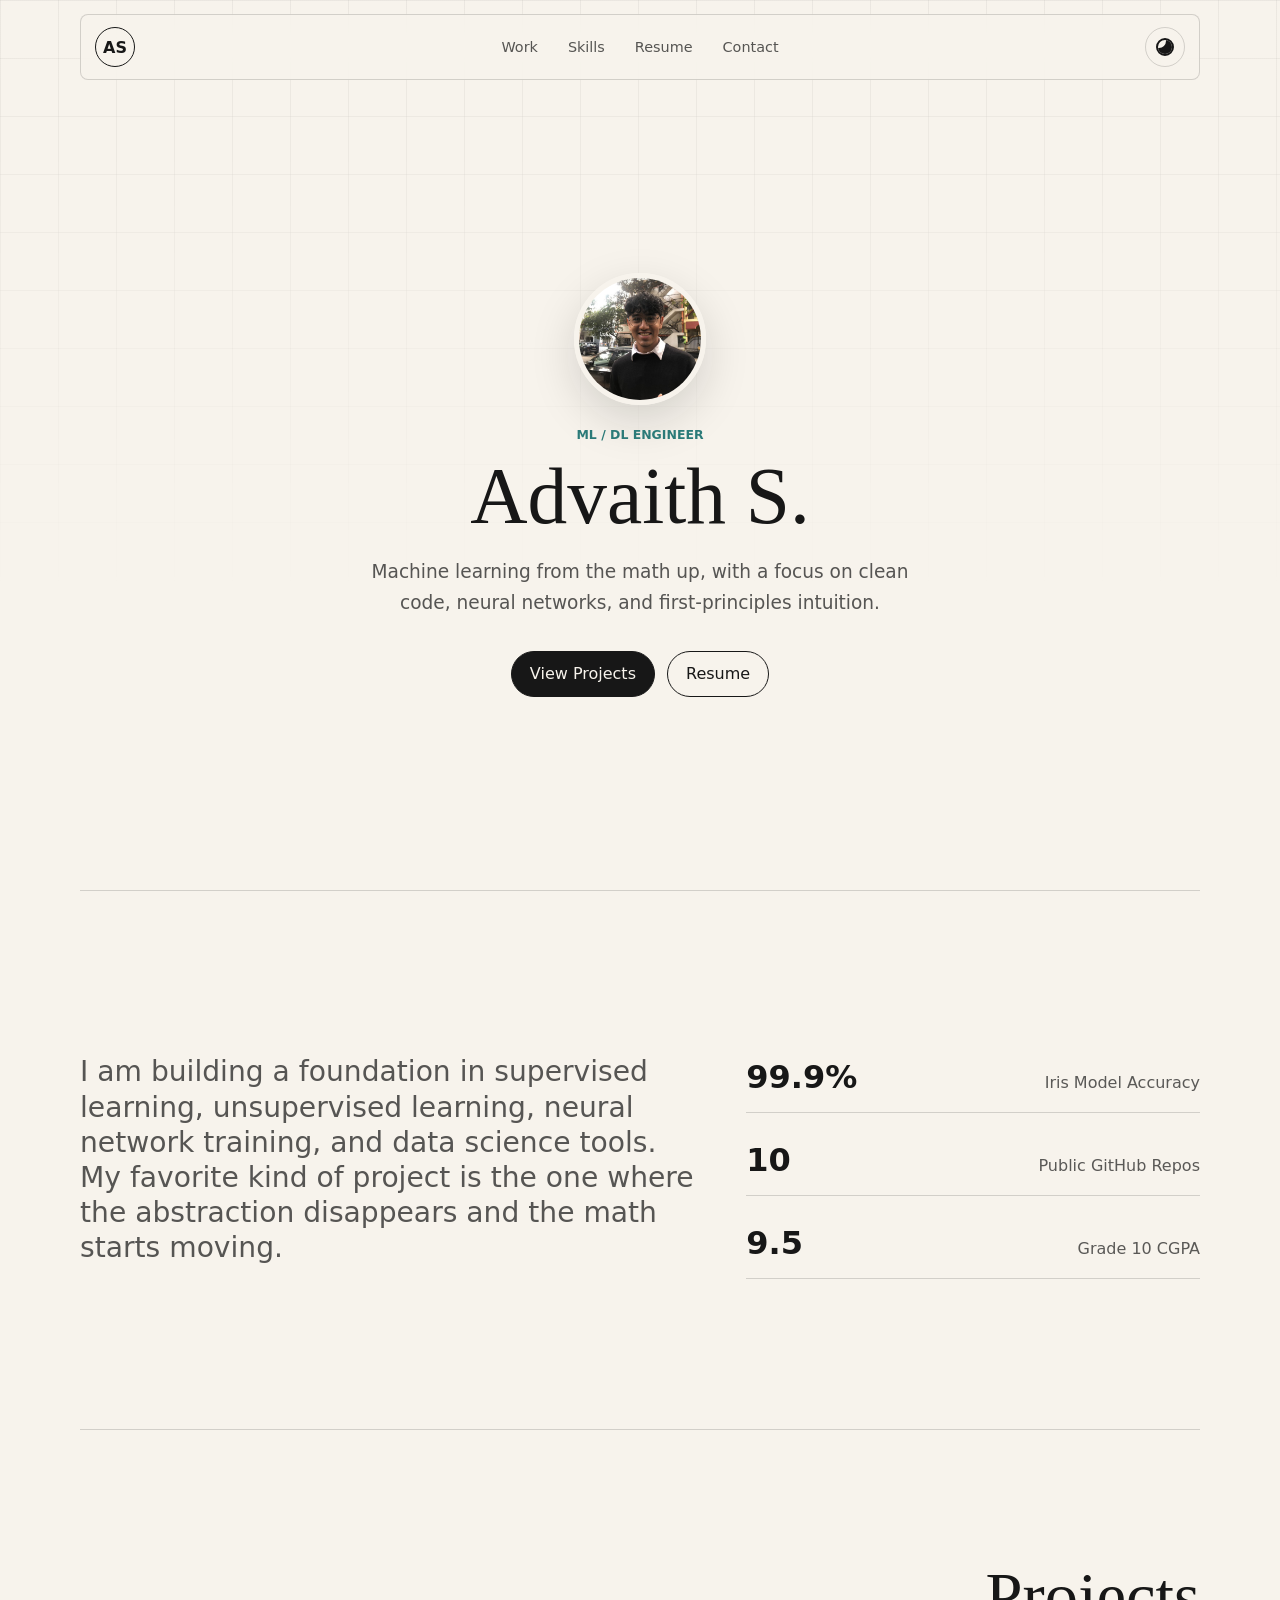
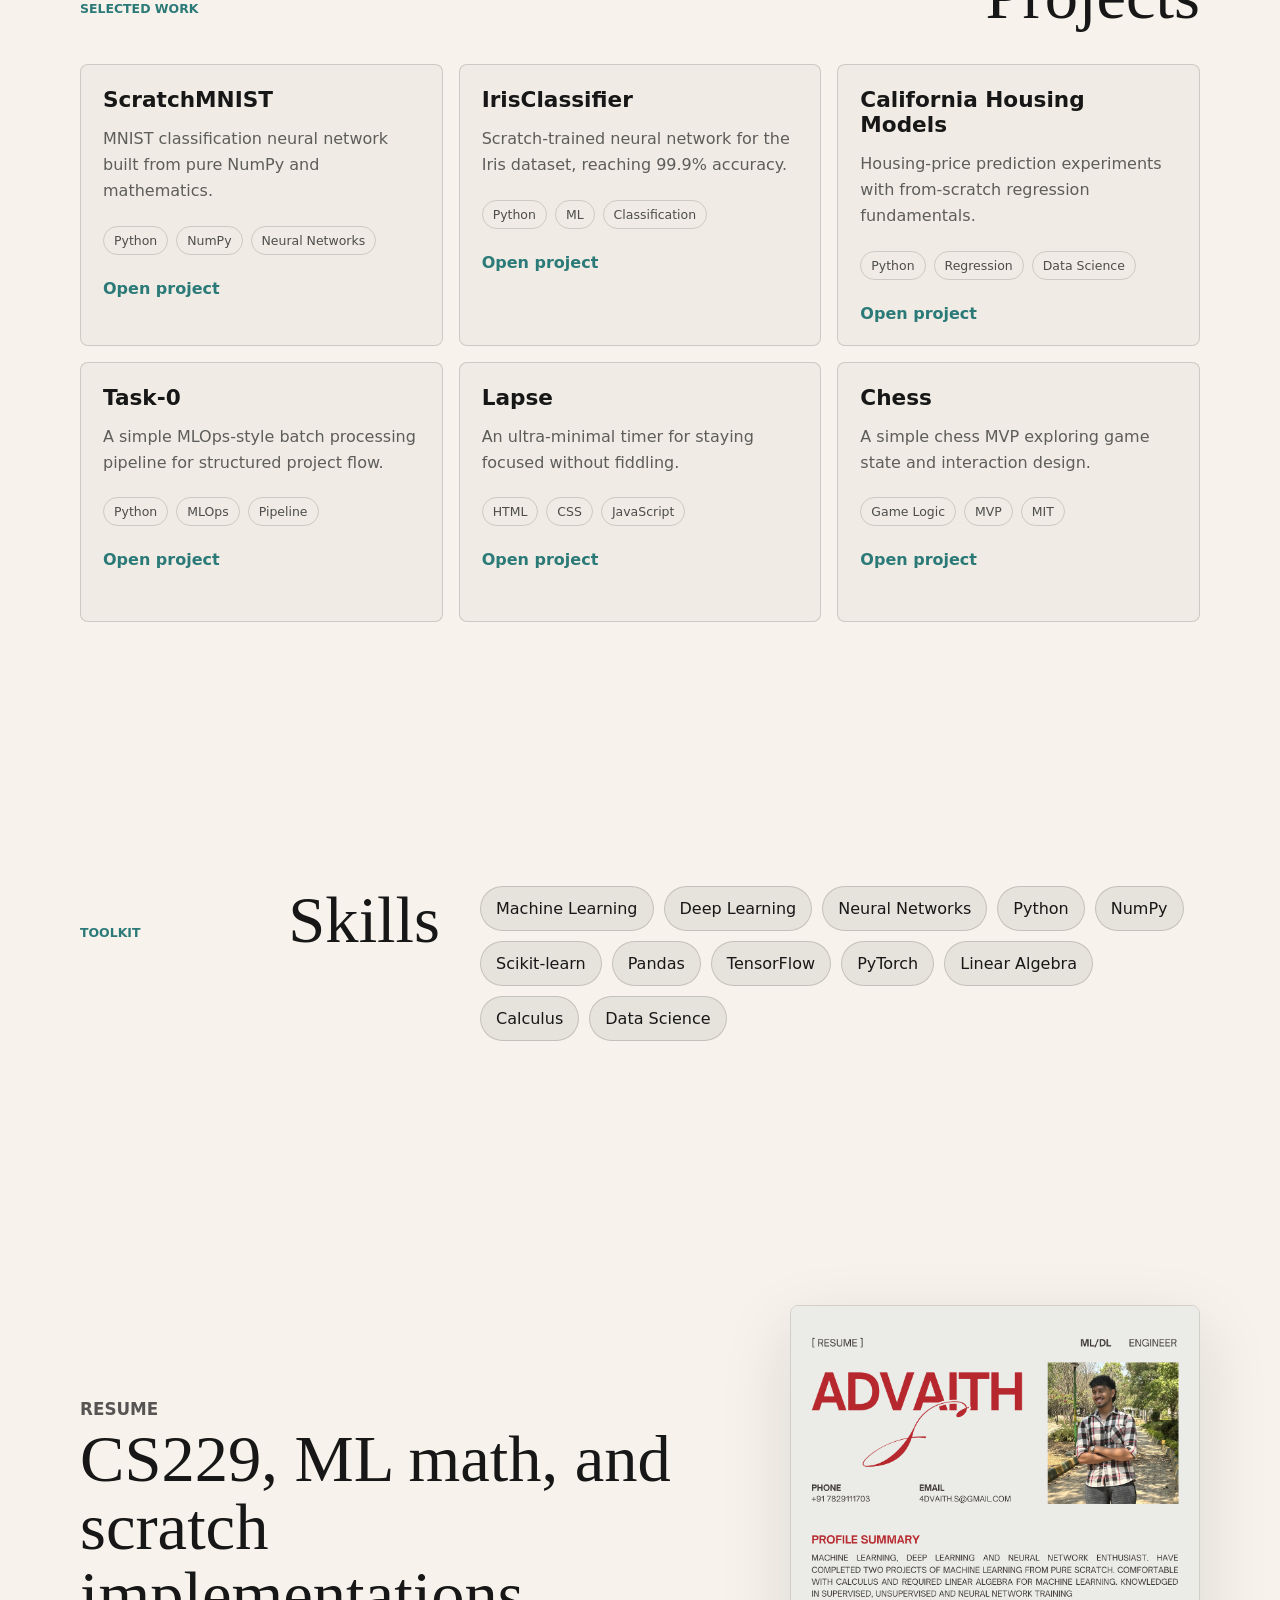
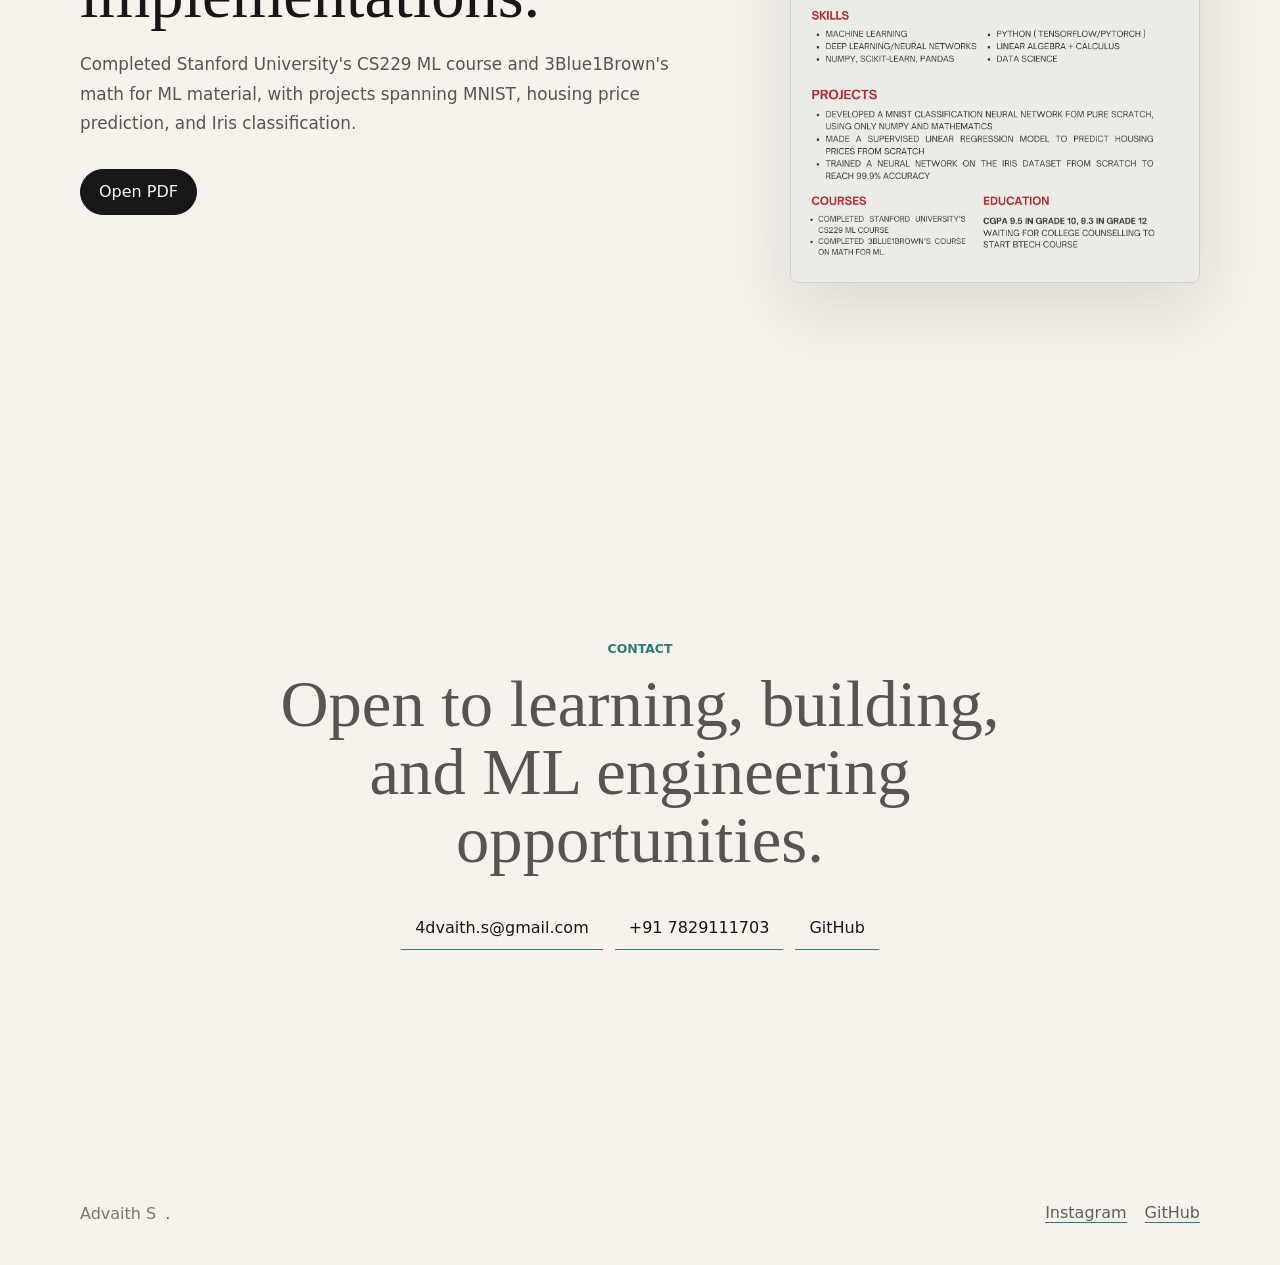
<file: index.html>
<!DOCTYPE html>
<html lang="en">
  <head>
    <meta charset="UTF-8" />
    <meta name="viewport" content="width=device-width, initial-scale=1.0" />
    <meta
      name="description"
      content="Advaith S - machine learning, deep learning, and neural network portfolio."
    />
    <title>Advaith S | ML Engineer</title>
    <link rel="icon" href="assets/favicon.svg" type="image/svg+xml" />
    <link rel="stylesheet" href="styles.css" />
  </head>
  <body>
    <header class="site-header">
      <a class="brand" href="#top" aria-label="Advaith S home">AS</a>
      <nav class="nav-links" aria-label="Primary navigation">
        <a href="#work">Work</a>
        <a href="#skills">Skills</a>
        <a href="#resume">Resume</a>
        <a href="#contact">Contact</a>
      </nav>
      <button class="icon-button theme-toggle" type="button" aria-label="Toggle theme">
        <span class="theme-icon" aria-hidden="true"></span>
      </button>
    </header>

    <main id="top">
      <section class="hero section">
        <div class="hero-copy reveal">
          <img class="hero-avatar" src="assets/avatar.jpg" alt="Advaith S GitHub profile image" />
          <p class="eyebrow">ML / DL Engineer</p>
          <h1>Advaith S.</h1>
          <p class="hero-text">
            Machine learning from the math up, with a focus on clean code,
            neural networks, and first-principles intuition.
          </p>
          <div class="hero-actions">
            <a class="button primary" href="#work">View Projects</a>
            <a class="button ghost" href="assets/advaith-resume.pdf" target="_blank" rel="noreferrer">Resume</a>
          </div>
        </div>
      </section>

      <section class="section intro reveal" aria-label="Profile summary">
        <p>
          I am building a foundation in supervised learning, unsupervised
          learning, neural network training, and data science tools. My favorite
          kind of project is the one where the abstraction disappears and the
          math starts moving.
        </p>
        <div class="metrics" aria-label="Highlights">
          <span><strong>99.9%</strong>Iris Model Accuracy</span>
          <span><strong>10</strong>Public GitHub Repos</span>
          <span><strong>9.5</strong>Grade 10 CGPA</span>
        </div>
      </section>

      <section id="work" class="section">
        <div class="section-heading reveal">
          <p class="eyebrow">Selected Work</p>
          <h2>Projects</h2>
        </div>
        <div class="project-grid" data-project-list></div>
      </section>

      <section id="skills" class="section split">
        <div class="section-heading reveal">
          <p class="eyebrow">Toolkit</p>
          <h2>Skills</h2>
        </div>
        <div class="skill-cloud reveal" aria-label="Skills">
          <span>Machine Learning</span>
          <span>Deep Learning</span>
          <span>Neural Networks</span>
          <span>Python</span>
          <span>NumPy</span>
          <span>Scikit-learn</span>
          <span>Pandas</span>
          <span>TensorFlow</span>
          <span>PyTorch</span>
          <span>Linear Algebra</span>
          <span>Calculus</span>
          <span>Data Science</span>
        </div>
      </section>

      <section id="resume" class="section resume-section">
        <div class="resume-copy reveal">
          <p class="eyebrow">Resume</p>
          <h2>CS229, ML math, and scratch implementations.</h2>
          <p>
            Completed Stanford University's CS229 ML course and 3Blue1Brown's
            math for ML material, with projects spanning MNIST, housing price
            prediction, and Iris classification.
          </p>
          <a class="button primary" href="assets/advaith-resume.pdf" target="_blank" rel="noreferrer">Open PDF</a>
        </div>
        <a class="resume-preview reveal" href="assets/advaith-resume.pdf" target="_blank" rel="noreferrer">
          <img src="assets/resume-preview.png" alt="Preview of Advaith S resume" />
        </a>
      </section>

      <section id="contact" class="section contact reveal">
        <p class="eyebrow">Contact</p>
        <h2>Open to learning, building, and ML engineering opportunities.</h2>
        <div class="contact-links">
          <a href="mailto:4DVAITH.S@GMAIL.COM">4dvaith.s@gmail.com</a>
          <a href="tel:+917829111703">+91 7829111703</a>
          <a href="https://github.com/Advaith-Sujith" target="_blank" rel="noreferrer">GitHub</a>
        </div>
      </section>
    </main>

    <footer class="footer">
      <div>
        <span>Advaith S</span>
        <a class="secret-dot" href="secret.html" aria-label="Secret project editor">.</a>
      </div>
      <div class="footer-links" aria-label="Social links">
        <a href="https://www.instagram.com/avidyic" target="_blank" rel="noreferrer">Instagram</a>
        <a href="https://github.com/Advaith-Sujith" target="_blank" rel="noreferrer">GitHub</a>
      </div>
    </footer>

    <script src="script.js"></script>
  </body>
</html>
</file>
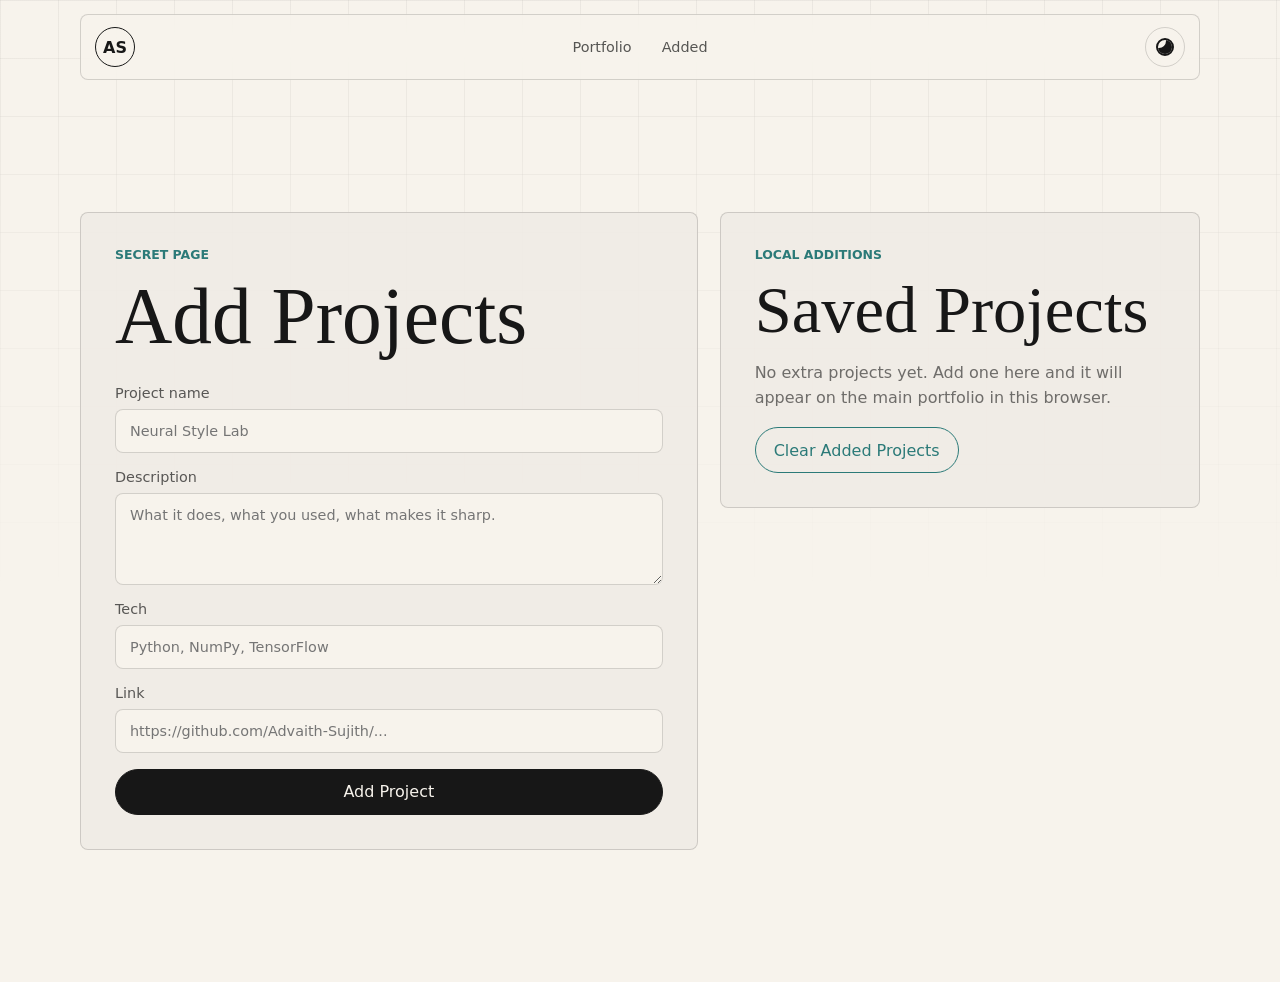
<file: secret.html>
<!DOCTYPE html>
<html lang="en">
  <head>
    <meta charset="UTF-8" />
    <meta name="viewport" content="width=device-width, initial-scale=1.0" />
    <title>Project Editor | Advaith S</title>
    <link rel="icon" href="assets/favicon.svg" type="image/svg+xml" />
    <link rel="stylesheet" href="styles.css" />
  </head>
  <body class="secret-page">
    <header class="site-header">
      <a class="brand" href="index.html">AS</a>
      <nav class="nav-links" aria-label="Project editor navigation">
        <a href="index.html#work">Portfolio</a>
        <a href="#added">Added</a>
      </nav>
      <button class="icon-button theme-toggle" type="button" aria-label="Toggle theme">
        <span class="theme-icon" aria-hidden="true"></span>
      </button>
    </header>

    <main class="section editor-shell">
      <section class="editor-panel reveal">
        <p class="eyebrow">Secret Page</p>
        <h1>Add Projects</h1>
        <form class="project-form" data-project-form>
          <label>
            Project name
            <input name="title" type="text" placeholder="Neural Style Lab" required />
          </label>
          <label>
            Description
            <textarea name="description" rows="4" placeholder="What it does, what you used, what makes it sharp." required></textarea>
          </label>
          <label>
            Tech
            <input name="tech" type="text" placeholder="Python, NumPy, TensorFlow" required />
          </label>
          <label>
            Link
            <input name="url" type="url" placeholder="https://github.com/Advaith-Sujith/..." />
          </label>
          <button class="button primary" type="submit">Add Project</button>
        </form>
      </section>

      <section id="added" class="editor-panel reveal">
        <p class="eyebrow">Local Additions</p>
        <h2>Saved Projects</h2>
        <div class="project-grid compact" data-extra-project-list></div>
        <button class="button ghost danger" type="button" data-clear-projects>Clear Added Projects</button>
      </section>
    </main>

    <script src="script.js"></script>
  </body>
</html>
</file>
<file: styles.css>
:root {
  color-scheme: light;
  --bg: #f7f3ec;
  --text: #171717;
  --accent: #2b7a78;
  --line: color-mix(in srgb, var(--text) 16%, transparent);
  --soft: color-mix(in srgb, var(--text) 7%, transparent);
  --shadow: 0 24px 70px color-mix(in srgb, var(--text) 13%, transparent);
  --max: 1120px;
}

:root[data-theme="dark"] {
  color-scheme: dark;
  --bg: #111211;
  --text: #f4efe7;
  --accent: #56b8ad;
  --line: color-mix(in srgb, var(--text) 18%, transparent);
  --soft: color-mix(in srgb, var(--text) 9%, transparent);
  --shadow: 0 24px 80px rgb(0 0 0 / 34%);
}

* {
  box-sizing: border-box;
}

html {
  scroll-behavior: smooth;
}

body {
  margin: 0;
  background: var(--bg);
  color: var(--text);
  font-family: Inter, ui-sans-serif, system-ui, -apple-system, BlinkMacSystemFont, "Segoe UI", sans-serif;
  transition: background 320ms ease, color 320ms ease;
}

body::before {
  content: "";
  position: fixed;
  inset: 0;
  pointer-events: none;
  background-image: linear-gradient(var(--line) 1px, transparent 1px), linear-gradient(90deg, var(--line) 1px, transparent 1px);
  background-size: 58px 58px;
  mask-image: linear-gradient(to bottom, black, transparent 70%);
  opacity: 0.32;
}

a {
  color: inherit;
  text-decoration: none;
}

img {
  display: block;
  max-width: 100%;
}

button,
input,
textarea {
  font: inherit;
}

.site-header {
  position: sticky;
  top: 0;
  z-index: 20;
  display: flex;
  align-items: center;
  justify-content: space-between;
  gap: 18px;
  width: min(calc(100% - 28px), var(--max));
  margin: 14px auto 0;
  padding: 12px 14px;
  border: 1px solid var(--line);
  background: color-mix(in srgb, var(--bg) 82%, transparent);
  backdrop-filter: blur(18px);
  border-radius: 8px;
}

.brand {
  display: grid;
  place-items: center;
  width: 40px;
  height: 40px;
  border: 1px solid var(--text);
  border-radius: 50%;
  font-weight: 800;
}

.nav-links {
  display: flex;
  align-items: center;
  justify-content: center;
  gap: clamp(10px, 3vw, 30px);
  color: color-mix(in srgb, var(--text) 72%, transparent);
  font-size: 0.9rem;
}

.nav-links a {
  position: relative;
}

.nav-links a::after {
  content: "";
  position: absolute;
  left: 0;
  right: 0;
  bottom: -5px;
  height: 1px;
  background: var(--accent);
  transform: scaleX(0);
  transform-origin: right;
  transition: transform 220ms ease;
}

.nav-links a:hover::after {
  transform: scaleX(1);
  transform-origin: left;
}

.icon-button {
  display: grid;
  place-items: center;
  width: 40px;
  height: 40px;
  border: 1px solid var(--line);
  border-radius: 50%;
  background: transparent;
  color: var(--text);
  cursor: pointer;
}

.theme-icon {
  width: 18px;
  height: 18px;
  border: 2px solid currentColor;
  border-radius: 50%;
  box-shadow: inset -6px -6px 0 currentColor;
  transition: transform 260ms ease, box-shadow 260ms ease;
}

:root[data-theme="dark"] .theme-icon {
  transform: rotate(125deg);
  box-shadow: inset 0 0 0 currentColor;
}

.section {
  width: min(calc(100% - 32px), var(--max));
  margin: 0 auto;
  padding: clamp(72px, 11vw, 132px) 0;
}

.hero {
  display: grid;
  place-items: center;
  height: 90vh;
  padding-top: clamp(34px, 5vw, 62px);
  padding-bottom: clamp(34px, 5vw, 62px);
  text-align: center;
}

.hero-copy {
  display: grid;
  justify-items: center;
  max-width: 820px;
}

.eyebrow {
  margin: 0 0 14px;
  color: var(--accent);
  font-size: 0.78rem;
  font-weight: 800;
  letter-spacing: 0;
  text-transform: uppercase;
}

h1,
h2,
h3,
p {
  text-wrap: pretty;
}

h1,
h2 {
  margin: 0;
  font-family: Georgia, "Times New Roman", serif;
  font-weight: 500;
  line-height: 1.02;
  letter-spacing: 0;
}

h1 {
  max-width: 520px;
  font-size: clamp(2.75rem, 6.2vw, 5.35rem);
}

h2 {
  font-size: clamp(2.1rem, 5.2vw, 4.45rem);
}

.hero-text,
.intro p,
.resume-copy p,
.contact h2 {
  color: color-mix(in srgb, var(--text) 72%, transparent);
}

.hero-text {
  max-width: 570px;
  margin: 20px auto 0;
  font-size: clamp(1rem, 1.45vw, 1.16rem);
  line-height: 1.65;
}

.hero-actions,
.contact-links {
  display: flex;
  flex-wrap: wrap;
  gap: 12px;
  margin-top: 32px;
}

.hero-actions {
  justify-content: center;
}

.button {
  display: inline-flex;
  align-items: center;
  justify-content: center;
  min-height: 46px;
  padding: 0 18px;
  border: 1px solid var(--text);
  border-radius: 999px;
  cursor: pointer;
  transition: transform 180ms ease, background 180ms ease, color 180ms ease, border-color 180ms ease;
}

.button:hover {
  transform: translateY(-2px);
}

.button.primary {
  background: var(--text);
  color: var(--bg);
}

.button.ghost {
  background: transparent;
}

.button.danger {
  border-color: var(--accent);
  color: var(--accent);
}

.hero-avatar {
  width: clamp(92px, 12vw, 132px);
  margin-bottom: 22px;
  aspect-ratio: 1;
  object-fit: cover;
  border: 5px solid var(--bg);
  border-radius: 50%;
  box-shadow: 0 16px 46px color-mix(in srgb, var(--text) 15%, transparent);
}

.intro {
  display: grid;
  grid-template-columns: minmax(0, 1fr) minmax(300px, 0.72fr);
  gap: 36px;
  min-height: 60vh;
  align-items: center;
  border-top: 1px solid var(--line);
  border-bottom: 1px solid var(--line);
}

.intro p {
  margin: 0;
  font-size: clamp(1.45rem, 2.2vw, 2.65rem);
  line-height: 1.25;
}

.metrics {
  display: grid;
  gap: 12px;
}

.metrics span {
  display: flex;
  align-items: baseline;
  justify-content: space-between;
  gap: 20px;
  padding: 16px 0;
  border-bottom: 1px solid var(--line);
  color: color-mix(in srgb, var(--text) 70%, transparent);
}

.metrics strong {
  color: var(--text);
  font-size: 2rem;
}

.section-heading {
  display: flex;
  align-items: end;
  justify-content: space-between;
  gap: 28px;
  margin-bottom: 34px;
}

.project-grid {
  display: grid;
  grid-template-columns: repeat(3, minmax(0, 1fr));
  gap: 16px;
}

.project-grid.compact {
  grid-template-columns: 1fr;
}

.project-card {
  min-height: 260px;
  padding: 22px;
  border: 1px solid var(--line);
  border-radius: 8px;
  background: color-mix(in srgb, var(--bg) 80%, var(--text) 3%);
  transition: transform 220ms ease, border-color 220ms ease, background 220ms ease;
}

.project-card:hover {
  transform: translateY(-5px);
  border-color: var(--accent);
}

.project-card h3 {
  margin: 0 0 14px;
  font-size: 1.35rem;
}

.project-card p {
  margin: 0 0 22px;
  color: color-mix(in srgb, var(--text) 68%, transparent);
  line-height: 1.62;
}

.project-meta {
  display: flex;
  flex-wrap: wrap;
  gap: 8px;
  margin-top: auto;
}

.project-meta span {
  padding: 6px 10px;
  border: 1px solid var(--line);
  border-radius: 999px;
  color: color-mix(in srgb, var(--text) 75%, transparent);
  font-size: 0.78rem;
}

.project-link {
  display: inline-flex;
  margin-top: 24px;
  color: var(--accent);
  font-weight: 800;
}

.split {
  display: grid;
  grid-template-columns: 0.5fr 1fr;
  gap: 40px;
  align-items: start;
}

.skill-cloud {
  display: flex;
  flex-wrap: wrap;
  gap: 10px;
}

.skill-cloud span {
  padding: 12px 15px;
  border: 1px solid var(--line);
  border-radius: 999px;
  background: var(--soft);
}

.resume-section {
  display: grid;
  grid-template-columns: minmax(0, 0.84fr) minmax(280px, 0.55fr);
  gap: clamp(28px, 7vw, 84px);
  align-items: center;
}

.resume-copy p {
  margin: 22px 0 0;
  max-width: 620px;
  font-size: 1.05rem;
  line-height: 1.75;
}

.resume-copy .button {
  display: flex;
  width: fit-content;
  margin-top: 30px;
}

.resume-preview {
  display: block;
  max-height: 640px;
  overflow: hidden;
  border: 1px solid var(--line);
  border-radius: 8px;
  box-shadow: var(--shadow);
  transform: rotate(1.5deg);
  transition: transform 220ms ease;
}

.resume-preview:hover {
  transform: rotate(0deg) translateY(-4px);
}

.contact {
  display: grid;
  place-content: center;
  min-height: calc(100svh - 140px);
  padding-top: clamp(52px, 8vw, 92px);
  padding-bottom: clamp(52px, 8vw, 92px);
  text-align: center;
}

.contact h2 {
  max-width: 760px;
  margin: 0 auto;
}

.contact-links {
  justify-content: center;
}

.contact-links a {
  padding: 12px 14px;
  border-bottom: 1px solid var(--accent);
}

.footer {
  display: flex;
  align-items: center;
  justify-content: space-between;
  gap: 18px;
  width: min(calc(100% - 32px), var(--max));
  margin: 0 auto;
  padding: 28px 0 42px;
  color: color-mix(in srgb, var(--text) 56%, transparent);
}

.footer a {
  color: color-mix(in srgb, var(--text) 68%, transparent);
}

.footer-links {
  display: flex;
  flex-wrap: wrap;
  justify-content: flex-end;
  gap: 18px;
}

.footer-links a {
  border-bottom: 1px solid var(--accent);
}

.secret-dot {
  margin-left: 4px;
  color: color-mix(in srgb, var(--text) 22%, transparent);
}

.reveal {
  opacity: 0;
  transform: translateY(18px);
  transition: opacity 640ms ease, transform 640ms ease;
}

.reveal.is-visible {
  opacity: 1;
  transform: translateY(0);
}

.editor-shell {
  display: grid;
  grid-template-columns: minmax(0, 0.9fr) minmax(300px, 0.7fr);
  gap: 22px;
  align-items: start;
}

.editor-panel {
  padding: clamp(22px, 4vw, 34px);
  border: 1px solid var(--line);
  border-radius: 8px;
  background: color-mix(in srgb, var(--bg) 84%, var(--text) 3%);
}

.project-form {
  display: grid;
  gap: 16px;
  margin-top: 28px;
}

label {
  display: grid;
  gap: 8px;
  color: color-mix(in srgb, var(--text) 70%, transparent);
  font-size: 0.9rem;
}

input,
textarea {
  width: 100%;
  border: 1px solid var(--line);
  border-radius: 8px;
  background: var(--bg);
  color: var(--text);
  padding: 13px 14px;
  outline: none;
}

input:focus,
textarea:focus {
  border-color: var(--accent);
}

.empty-state {
  color: color-mix(in srgb, var(--text) 60%, transparent);
  line-height: 1.6;
}

@keyframes floatCard {
  0%,
  100% {
    transform: translateY(0);
  }
  50% {
    transform: translateY(-10px);
  }
}

@media (prefers-reduced-motion: reduce) {
  *,
  *::before,
  *::after {
    scroll-behavior: auto !important;
    animation-duration: 1ms !important;
    transition-duration: 1ms !important;
  }
}

@media (max-width: 860px) {
  .site-header {
    width: min(calc(100% - 20px), var(--max));
  }

  .nav-links {
    display: none;
  }

  .hero,
  .intro,
  .split,
  .resume-section,
  .editor-shell {
    grid-template-columns: 1fr;
  }

  .hero {
    min-height: calc(100svh - 76px);
  }

  .project-grid {
    grid-template-columns: 1fr;
  }
}

@media (max-width: 520px) {
  .section {
    width: min(calc(100% - 24px), var(--max));
    padding: 64px 0;
  }

  h1 {
    font-size: clamp(2.6rem, 12vw, 3.6rem);
  }

  .hero-actions,
  .contact-links {
    flex-direction: column;
    align-items: stretch;
  }

  .button {
    width: 100%;
  }

  .hero-avatar {
    width: 96px;
  }

  .footer {
    align-items: flex-start;
    flex-direction: column;
  }

  .footer-links {
    justify-content: flex-start;
  }
}
</file>
